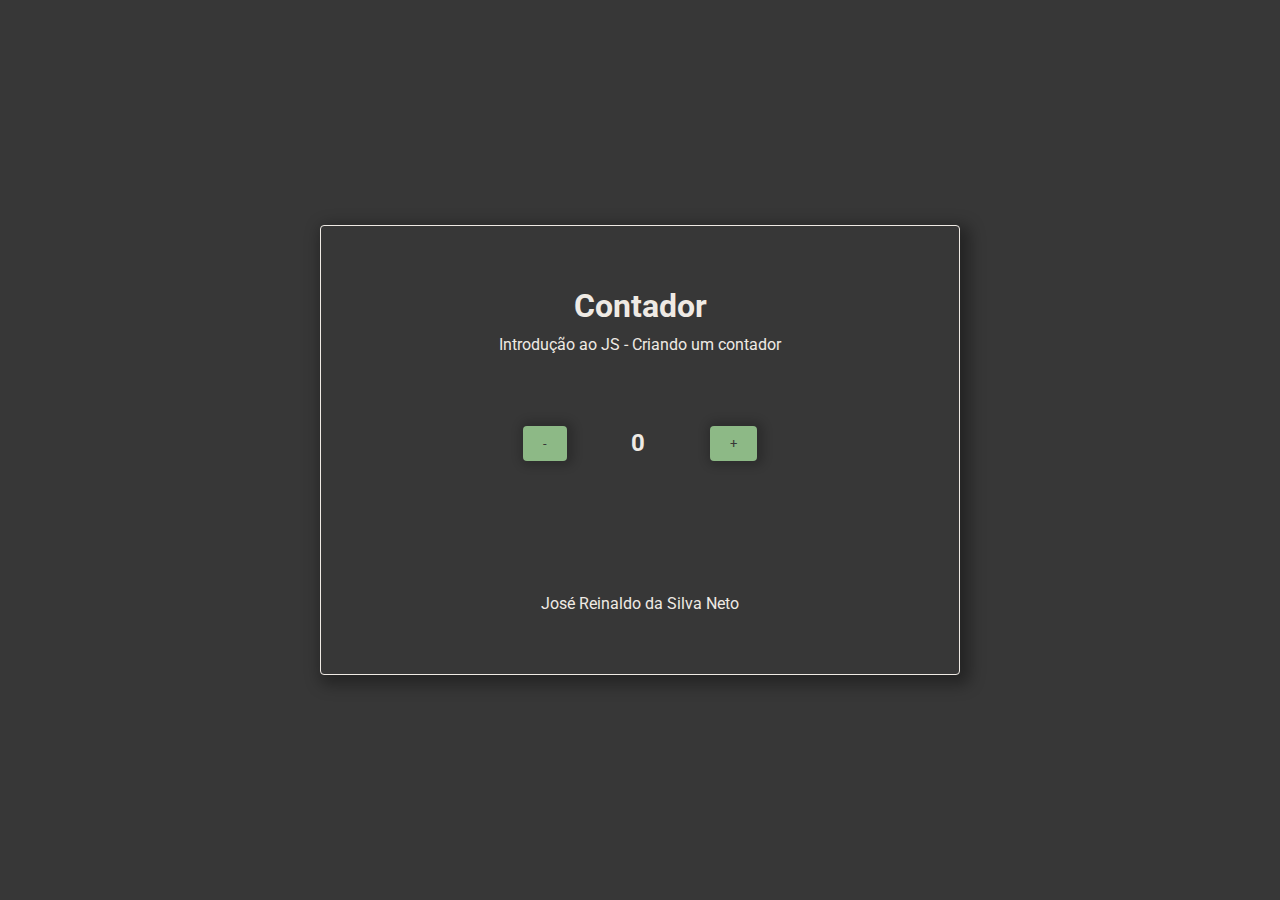
<file: Impulso JavaScript/Introdução-ao-JavaScript/index.html>
<!DOCTYPE html>
<html lang="pt-BR">
<head>
    <meta charset="UTF-8">
    <meta http-equiv="X-UA-Compatible" content="IE=edge">
    <meta name="viewport" content="width=device-width, initial-scale=1.0">
    <link rel="stylesheet" href="./assets/css/style.css">
    <title>Colocando em prática - Contador</title>
</head>
<body>
    <section class="contador-container">
        <div class="contador-texto">
            <h1>Contador</h1>
            <p>Introdução ao JS - Criando um contador</p>
        </div>
        <div class="contador">
            <button class="mais-menos" id="botaoSubtrai">-</button>
            <h2 id="numero">0</h2>
            <button class="mais-menos" id="botaoSoma">+</button>
        </div>
        <div class="contador-texto">
            <p id="texto-aviso"></p>
        </div>
        <div class="contador-texto">
            <p>José Reinaldo da Silva Neto</p>
        </div>
    </section>
    
    <script src="./assets/js/script.js"></script>
</body>
</html>
</file>
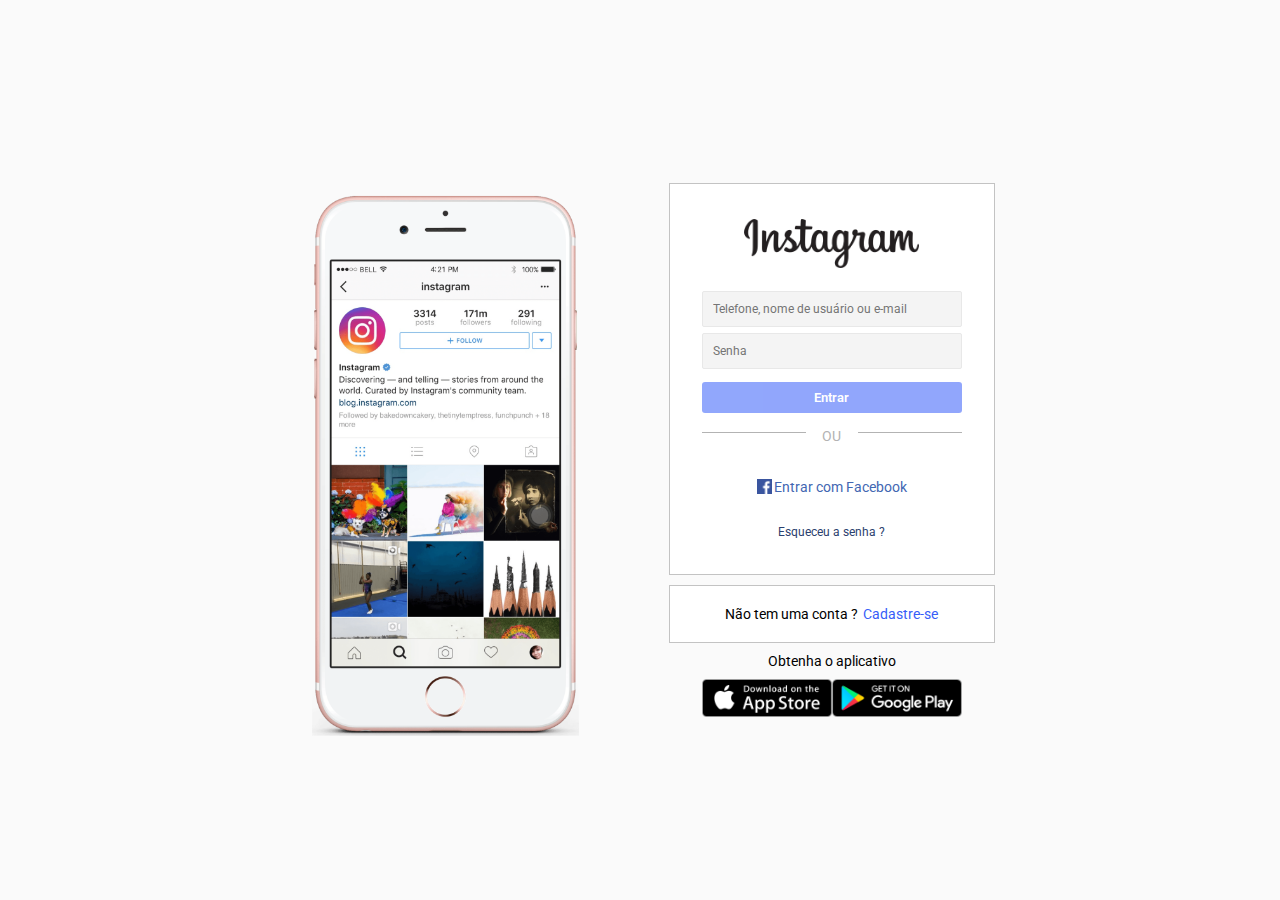
<file: Impulso JavaScript/Recriando a página inicial do Instagram/index.html>
<!DOCTYPE html>
<html lang="pt-BR">

<head>
    <meta charset="UTF-8">
    <meta http-equiv="X-UA-Compatible" content="IE=edge">
    <meta name="viewport" content="width=device-width, initial-scale=1.0">
    <link rel="stylesheet" href="style.css">
    <link rel="icon" type="imagem/png" href="./img/instagram.png" />
    <title>Recriando a página inicial do Instagram</title>
</head>

<body>
    <section class="container-instagram">
        <div class="instagram-celular">
            <img src="./img/Design-sem-nome.png" alt="instagram-celular">
        </div>

        <div class="instagram-infos">
            <div class="instagram-login">
                <img src="./img/instagram-logo.png" alt="instagram-logo">
                <div class="info-login">
                    <input type="text" placeholder="Telefone, nome de usuário ou e-mail">
                    <input type="text" placeholder="Senha">
                    <button>Entrar</button>
                    <p>OU</p>
                    <a href="#" class="link-facebook">Entrar com Facebook</a>
                    <a href="#">Esqueceu a senha ?</a>
                </div>
            </div>

            <div class="instagram-cadastro">
                <p>Não tem uma conta ?</p>
                <a href="#">Cadastre-se</a>
            </div>

            <div class="instagram-so">
                <p>Obtenha o aplicativo</p>
                <div class="fotos-so">
                    <img src="./img/apple-button.png" alt="apple-botao">
                    <img src="./img/googleplay-button.png" alt="googleplay-botao">
                </div>
            </div>
        </div>
    </section>
</body>

</html>
</file>
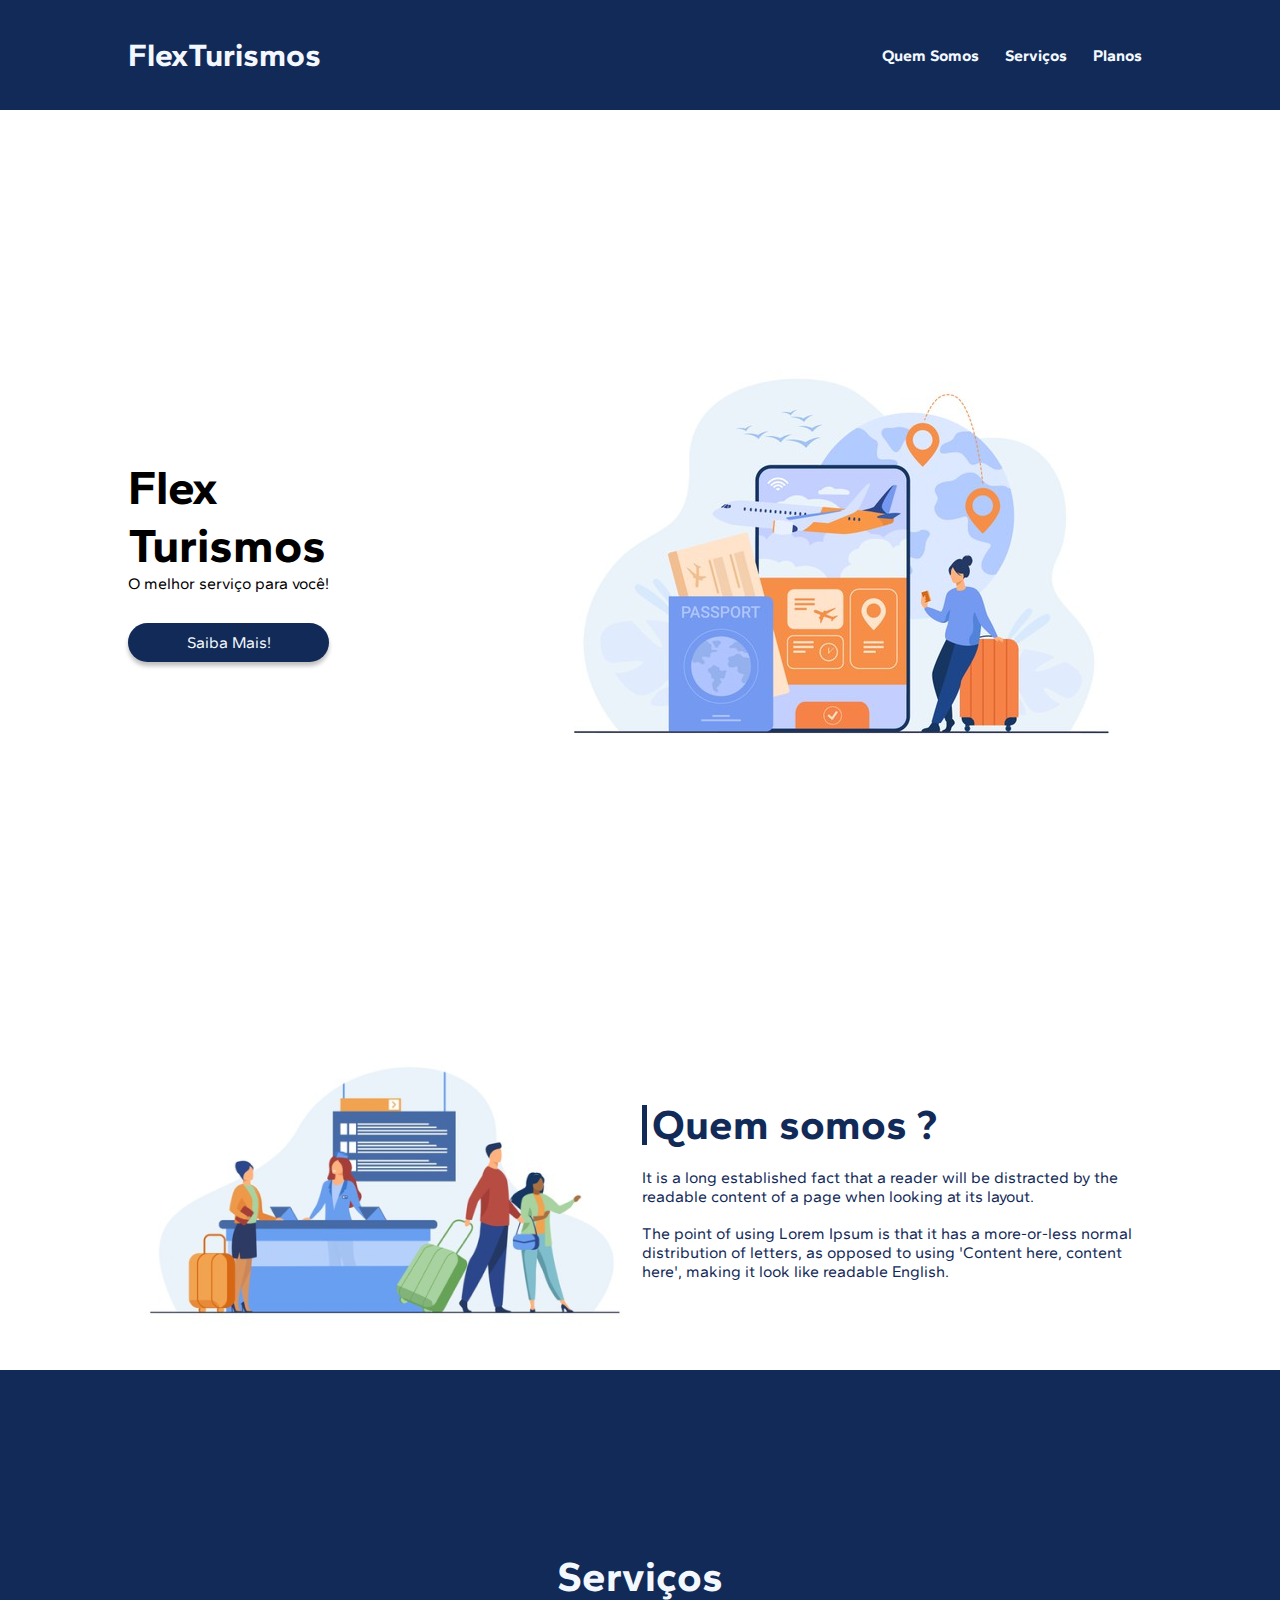
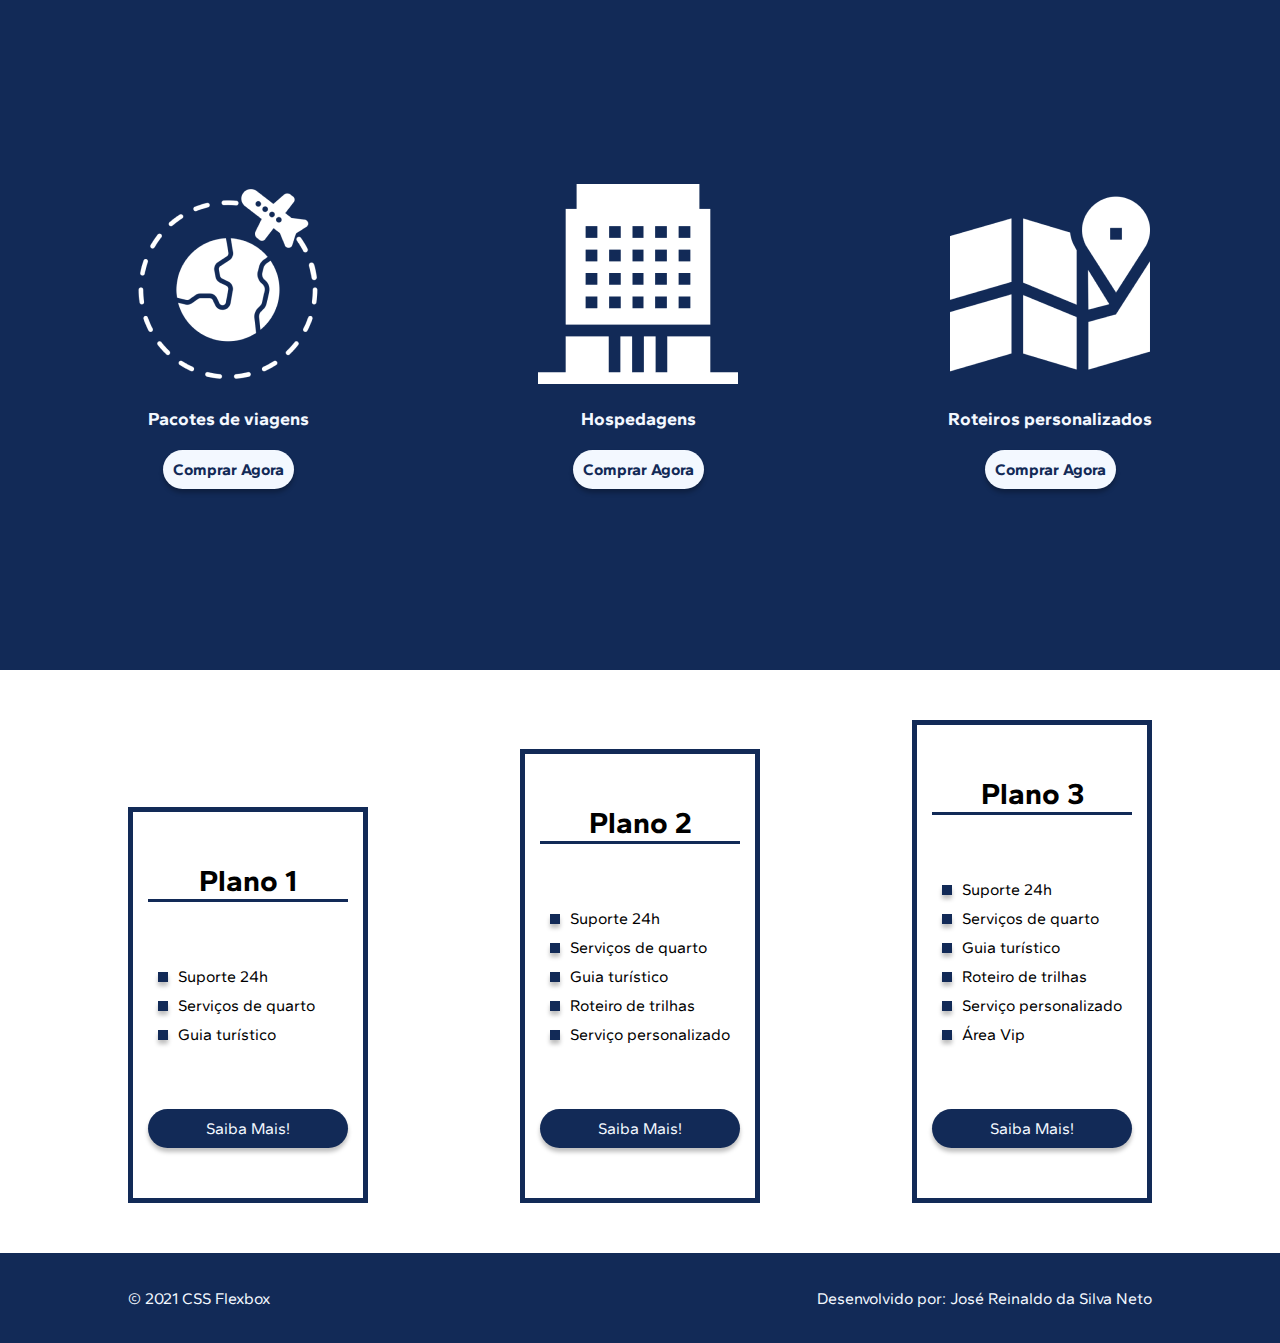
<file: Impulso JavaScript/Posicionando elementos com Flexbox em CSS/projeto-flexbox/index.html>
<!DOCTYPE html>
<html lang="pt-br">

<head>
    <meta charset="UTF-8">
    <meta name="viewport" content="width=device-width, initial-scale=1.0">
    <title>Flex Turismos - Flexbox</title>
    <link rel="stylesheet" href="style.css">
</head>

<body>
    <header>
        <div class="cabecalho">
            <h1>FlexTurismos</h1>
            <ul class="menu-cabecalho">
                <li><a href="#quem-somos">Quem Somos</a></li>
                <li><a href="#servicos">Serviços</a></li>
                <li><a href="#planos">Planos</a></li>
            </ul>
        </div>
    </header>

    <section class="apresentacao">
        <div class="apresentacao-texto">
            <h1>Flex <br>Turismos</h1>
            <p>O melhor serviço para você!</p>
            <a href="">Saiba Mais!</a>
        </div>

        <div>
            <div><img src="./images/0-main.png" alt="banner de apresentação"  class="imagem"></div>
        </div>
    </section>

    <section class="quem-somos">
        <div>
            <img src="./images/1-quem-somos.png" alt="balcão de atendimento"  class="imagem">
        </div>

        <div class="quem-somos-texto">
            <h2>Quem somos ?</h2>
            <p>It is a long established fact that a reader will be distracted by the readable content of a page when
                looking at its layout. </p>
            <p>The point of using Lorem Ipsum is that it has a more-or-less normal distribution of letters, as opposed
                to using 'Content here, content here', making it look like readable English.</p>
        </div>
    </section>

    <section class="servicos-bg">
        <div class="servicos">
            <div class="servicos-titulo">
                <h2>Serviços</h2>
            </div>
    
            <div class="servicos-imagens">
                <div class="imagem-servicos">
                    <div><img src="./images/icon-2.png" alt="hospedagens"></div>
                    <p>Hospedagens</p>
                    <a href="#">Comprar Agora</a>
                </div>
    
                <div class="imagem-servicos" id="item1">
                    <div><img src="./images/icon-1.png" alt="pacote de viagens"></div>
                    <p>Pacotes de viagens</p>
                    <a href="#">Comprar Agora</a>
                </div>
    
                <div class="imagem-servicos">
                    <div><img src="./images/icon-3.png" alt="roteiros personalizados"></div>
                    <p>Roteiros personalizados</p>
                    <a href="#">Comprar Agora</a>
                </div>
    
            </div>
        </div>
    </section>

    <section class="planos">

        <div class="tipo-plano">
            <h3>Plano 1</h3>
            <ul>
                <li>Suporte 24h</li>
                <li>Serviços de quarto</li>
                <li>Guia turístico</li>
            </ul>
            <a href="#">Saiba Mais!</a>
        </div>

        <div class="tipo-plano">
            <h3>Plano 2</h3>
            <ul>
                <li>Suporte 24h</li>
                <li>Serviços de quarto</li>
                <li>Guia turístico</li>
                <li>Roteiro de trilhas</li>
                <li>Serviço personalizado</li>
            </ul>
            <a href="#">Saiba Mais!</a>
        </div>

        <div class="tipo-plano">
            <h3>Plano 3</h3>
            <ul>
                <li>Suporte 24h</li>
                <li>Serviços de quarto</li>
                <li>Guia turístico</li>
                <li>Roteiro de trilhas</li>
                <li>Serviço personalizado</li>
                <li>Área Vip</li>
            </ul>
            <a href="#">Saiba Mais!</a>
        </div>
    </section>

    <footer>
        <div class="rodape">
            <p>&copy; 2021 CSS Flexbox</p>
            <p>Desenvolvido por: José Reinaldo da Silva Neto</p>
        </div>
    </footer>
</body>

</html>
</file>
<file: Impulso JavaScript/Introdução-ao-JavaScript/assets/css/style.css>
@import url('https://fonts.googleapis.com/css2?family=Roboto:wght@300;400&display=swap');

* {
    margin:  0;
    padding: 0;
    box-sizing: border-box;
    
    font-family: 'Roboto', sans-serif;
    color: #efeae4;
}

body {
    display: flex;
    justify-content: center;
    align-items: center;

    background-color: #373737;

    height: 100vh;
    width: 100%;
}

.contador-container {
    display: flex;
    flex-direction: column;
    align-items: center;
    justify-content: space-evenly;

    border: 1px solid #efeae4;
    border-radius: 4px;
    box-shadow: 5px 5px 15px 5px rgba(0,0,0,0.35);

    height: 50vh;
    width: 50%
}

.contador-texto {
    text-align: center;
}

.contador-texto h1 {
    margin-bottom: 10px;
}

.contador {
    display: flex;
    align-items: center;
    justify-content: space-around;

    width: 50%;

    padding: 10px;
}

.contador .mais-menos {
    cursor: pointer;

    padding: 10px 20px;
    
    background-color: #8db986;
    color: #373737;

    border: none;
    border-radius: 4px;
    box-shadow: 2px 0px 10px 5px rgba(0,0,0,0.19);
}
</file>
<file: Impulso JavaScript/Recriando a página inicial do Instagram/style.css>
@import url('https://fonts.googleapis.com/css2?family=Roboto:wght@300;400&display=swap');

* {
    padding: 0;
    margin: 0;
    box-sizing: border-box;
    font-family: 'Roboto', sans-serif;
}

body {
    display: flex;
    justify-content: center;
    background-color: rgba(var(--b3f,250,250,250),1);

    /*background-color: #262427;*/
}

/* ================================================================== */

.container-instagram {
    display: flex;
    align-items: center;

    height: 100vh;
    width: 60%;
}

/* ================================================================== */

.instagram-celular {
    display: flex;
    flex-direction: column;
    align-items: center;
    justify-content: center;

    height: 100%;
    width: 50%;
    
    /*border: 1px solid black;*/
}

.instagram-celular img {
    height: 650px;
}

/* ================================================================== */

.instagram-infos {
    display: flex;
    flex-direction: column;
    align-items: center;
    
    
    width: 100%;
}

/* ================================================================== */

.instagram-login {
    display: flex;
    flex-direction: column;
    align-items: center;

    background-color: white;

    border: 1px solid rgb(195, 195, 195);

    padding: 35px 0px;

    width: 85%;

    /*background-color: #e9d9f1;*/
}

.instagram-login img {
    margin-bottom: 20px;
}

.instagram-login img {
    width: 175px;
}

.info-login {
    display: flex;
    flex-direction: column;

    text-align: center;

    

    width: 80%;
}

.info-login input {
    padding: 10px;
    margin: 3px 0px;

    background-color: rgb(244, 244, 244);
    color: rgb(93, 93, 93);

    font-size: 12px;

    border-radius: 2px;
    border: 1px solid rgb(232, 232, 232);
}

.info-login button {
    padding: 8px;
    margin: 10px 0px;

    cursor: pointer;

    border: none;
    border-radius: 3px;

    background-color: rgb(99, 129, 251);
    opacity: 70%;
    color: white;
    font-weight: 600;
}

.info-login p {
    display: flex;
    align-items: flex-start;
    justify-content: space-between;

    font-size: 14px;

    margin: 5px 0px;

    color: rgb(179, 179, 179);
}
.info-login p::after {
    content: "";
    width: 40%;
    height: 1px;
    background-color: rgb(179, 179, 179);

    margin-top: 4px;
}

.info-login p::before {
    content: "";
    width: 40%;
    height: 1px;
    background-color: rgb(179, 179, 179);

    margin-top: 4px;
}

.info-login a {
    text-decoration: none;
    font-size: 12px;
    color: #2b416e;
}

.info-login .link-facebook {
    display: flex;
    align-items: center;
    justify-content: center;

    font-size: 14px;
    margin: 30px 0px;

    color: #4267B2;
}

.info-login .link-facebook::before {
    content: "";
    background-image: url(./img/facebook.png);
    background-size: cover;
    margin-right: 2px;
    height: 15px;
    width: 15px;
}


/* ================================================================== */

.instagram-cadastro {
    display: flex;
    justify-content: center;

    font-size: 14px;
    background-color: white;

    padding: 20px 0px;
    width: 85%;
    
    margin: 10px 0px;

    border: 1px solid rgb(195, 195, 195);
}

.instagram-cadastro a {
    text-decoration: none;
    color: rgb(54, 93, 248);
    margin-left: 5px;
}
/* ================================================================== */

.instagram-so {
    display: flex;
    flex-direction: column;
    align-items: center;

    font-size: 14px;

    width: 85%;
}

.fotos-so {
    display: flex;
    justify-content: space-evenly;

    width: 80%;

    margin-top: 10px;
}

/* ================================================================== */

.instagram-so img {
    width: 130px;
}
</file>
<file: Impulso JavaScript/Posicionando elementos com Flexbox em CSS/projeto-flexbox/style.css>
@import url('https://fonts.googleapis.com/css2?family=Gantari:wght@300;400;700&display=swap');

* {
    margin: 0;
    padding: 0;
    box-sizing: border-box;
    font-family: 'Gantari', sans-serif;
}

ul {
    list-style: none;
    margin: 0;
    padding: 0;
}

ul li a {
    text-decoration: none;
    color: #f3f8ff;
}

header {
    padding: 10px 20px;

    background-color: #122A57;
    color:#f3f8ff;
}

.cabecalho {
    display: flex;
    justify-content: space-between;
    align-items: center;

    height: 90px;
    max-width: 1024px;
    width: 100%;
    margin: 0 auto;
}

.menu-cabecalho {
    display: flex;
    justify-content: space-between;
    flex-wrap: wrap;

    max-width: 260px;
    width: 100%;

    font-weight: 700;

    margin: 0px 10px;
}

.menu-cabecalho li a:hover {
    text-decoration: underline;
}

/* --------------------------------------------------------------------------------- */

.apresentacao {
    display: flex;
    justify-content: space-between;
    align-items: center;

    margin: 0 auto;

    height: 100vh;
    max-width: 1024px;
    width: 100%;
}

.apresentacao-texto {
    display: flex;
    flex-direction: column;
    justify-content: space-between;

    min-height: 200px;
}

.apresentacao-texto h1 {
    font-size: 48px;
}

.apresentacao-texto a {
    color: #f3f8ff;
    background-color: #122A57;
    box-shadow: 0px 4px 4px rgba(0, 0, 0, 0.25);

    text-decoration: none;
    text-align: center;
    
    border-radius: 30px;
    margin-top: 30px;
    padding: 10px;
}

/* --------------------------------------------------------------------------------- */

.quem-somos {
    display: flex;
    justify-content: space-between;
    align-items: center;

    max-width: 1024px;
    width: 100%;
    margin: 0 auto;
}

.quem-somos-texto {
    display: flex;
    flex-direction: column;
    justify-content: space-around;

    color: #122A57;

    min-height: 200px;
}

.quem-somos-texto h2 {
    display: flex;
    align-items: center;

    font-size: 42px;
}

.quem-somos-texto h2::before {
    content: "";
    height: 40px;
    width: 5px;
    margin-right: 5px;
    background-color: #122A57;
    position: relative;
}

/* --------------------------------------------------------------------------------- */

.servicos-bg {
    background-color: #122A57;
}

.servicos {
    display: flex;
    flex-direction: column;
    justify-content: space-evenly;

    max-width: 1024px;
    width: 100%;

    height: 100vh;
    margin: 0 auto;

    color:#f3f8ff;
}

.servicos h2 {
    font-size: 42px;
    text-align: center;
}

.servicos-imagens {
    display: flex;
    justify-content: space-between;

    font-weight: 700;
}

.imagem-servicos {
    display: flex;
    flex-direction: column;
    align-items: center;
}

#item1 {
    order: -1;
}

.imagem-servicos p {
    font-size: 18px;
    margin: 20px 0px;
}

.imagem-servicos a {
    background-color: #f3f8ff;
    color: #122A57;
    box-shadow: 0px 4px 4px rgba(0, 0, 0, 0.25);

    text-decoration: none;
    text-align: center;
    
    font-weight: 700;
    border-radius: 30px;
    padding: 10px;
}

/* --------------------------------------------------------------------------------- */

.planos {
    display: flex;
    justify-content: space-between;
    align-items:flex-end;

    height: auto;
    max-width: 1024px;
    width: 100%;

    padding: 50px 0px;

    margin: 0 auto;
}

.tipo-plano {
    display: flex;
    flex-direction: column;
    justify-content: space-between;
    border: 5px solid #122A57;
    padding: 50px 15px;

    width: 100%;
    max-width: 240px;
}

.tipo-plano h3 {
    display: flex;
    flex-direction: column;
    text-align: center;

    font-size: 30px;
}

.tipo-plano h3::after {
    content: "";
    background-color: #122A57;
    width: 100%;
    height: 3px;
}

.tipo-plano a {
    background-color: #122A57;
    color: #f3f8ff;
    box-shadow: 0px 4px 4px rgba(0, 0, 0, 0.25);

    text-decoration: none;
    text-align: center;

    border-radius: 30px;
    padding: 10px;
}

.tipo-plano ul {
    display: flex;
    flex-direction: column;

    margin: 50px 0px;
    padding: 10px;
}

.tipo-plano ul li {
    display: flex;
    align-items: center;
    flex-wrap: nowrap;

    margin: 5px 0px;
}

.tipo-plano ul li::before {
    content: "";
    height: 10px;
    width: 10px;
    margin-right: 10px;
    background-color: #122A57;
    box-shadow: 0px 4px 4px rgba(0, 0, 0, 0.25);
}

/* --------------------------------------------------------------------------------- */

footer {
    background-color: #122A57;
    color:#f3f8ff;
}

.rodape {
    display: flex;
    justify-content: space-between;
    align-items: center;

    max-width: 1024px;
    height: 90px;
    width: 100%;

    margin: 0 auto;
}

/* --------------------------------------------------------------------------------- */


/* MOBILE  320px - 480px */ 
/* TABLETS 481px — 768px */

@media screen and (min-width: 320px) and (max-width: 768px) {
    .imagem {
        width: 350px;
    }

    .cabecalho {
        flex-direction: column;
    }

    .apresentacao {
        justify-content: space-evenly;
        flex-direction: column;
    }

    .quem-somos {
        flex-direction:column-reverse;
    }

    .quem-somos-texto {
        justify-content: space-evenly;
        padding: 10px;
        min-height: 250px;
        width: 400px;
    } 

    .servicos {
        height: auto;
    }

    .servicos h2 {
        margin-top: 20px;
    }

    .servicos-imagens {
        flex-direction: column;
        justify-content: space-evenly;
    }

    .imagem-servicos {
        margin: 40px 0px;
    }

    .imagem-servicos img {
        width: 200px;
    }

    .planos {
        flex-direction: column;
        align-items: center;
        padding: 10px 5px;
        height: auto;
    }
    
    .tipo-plano {
        max-width: 420px;
        margin: 20px 0px;
    }

    .rodape {
        flex-direction: column;
        justify-content: space-evenly;
    }
}

@media screen and (min-width: 769px) and (max-width: 1023px) {
    .imagem {
        width: 350px;
    }

    .apresentacao {
        height: 70vh;
        justify-content: space-evenly;
    }

    .quem-somos-texto {
        justify-content: space-evenly;
        padding: 10px;
        min-height: 250px;
        width: 400px;
    } 

    .servicos-imagens {
        justify-content: space-evenly;
    }

    .imagem-servicos img {
        width: 200px;
    }

    .planos {
        align-items: center;
        padding: 10px 5px;
        height: auto;
    }
    
    .rodape {
        flex-direction: column;
        justify-content: space-evenly;
    }
}
</file>
